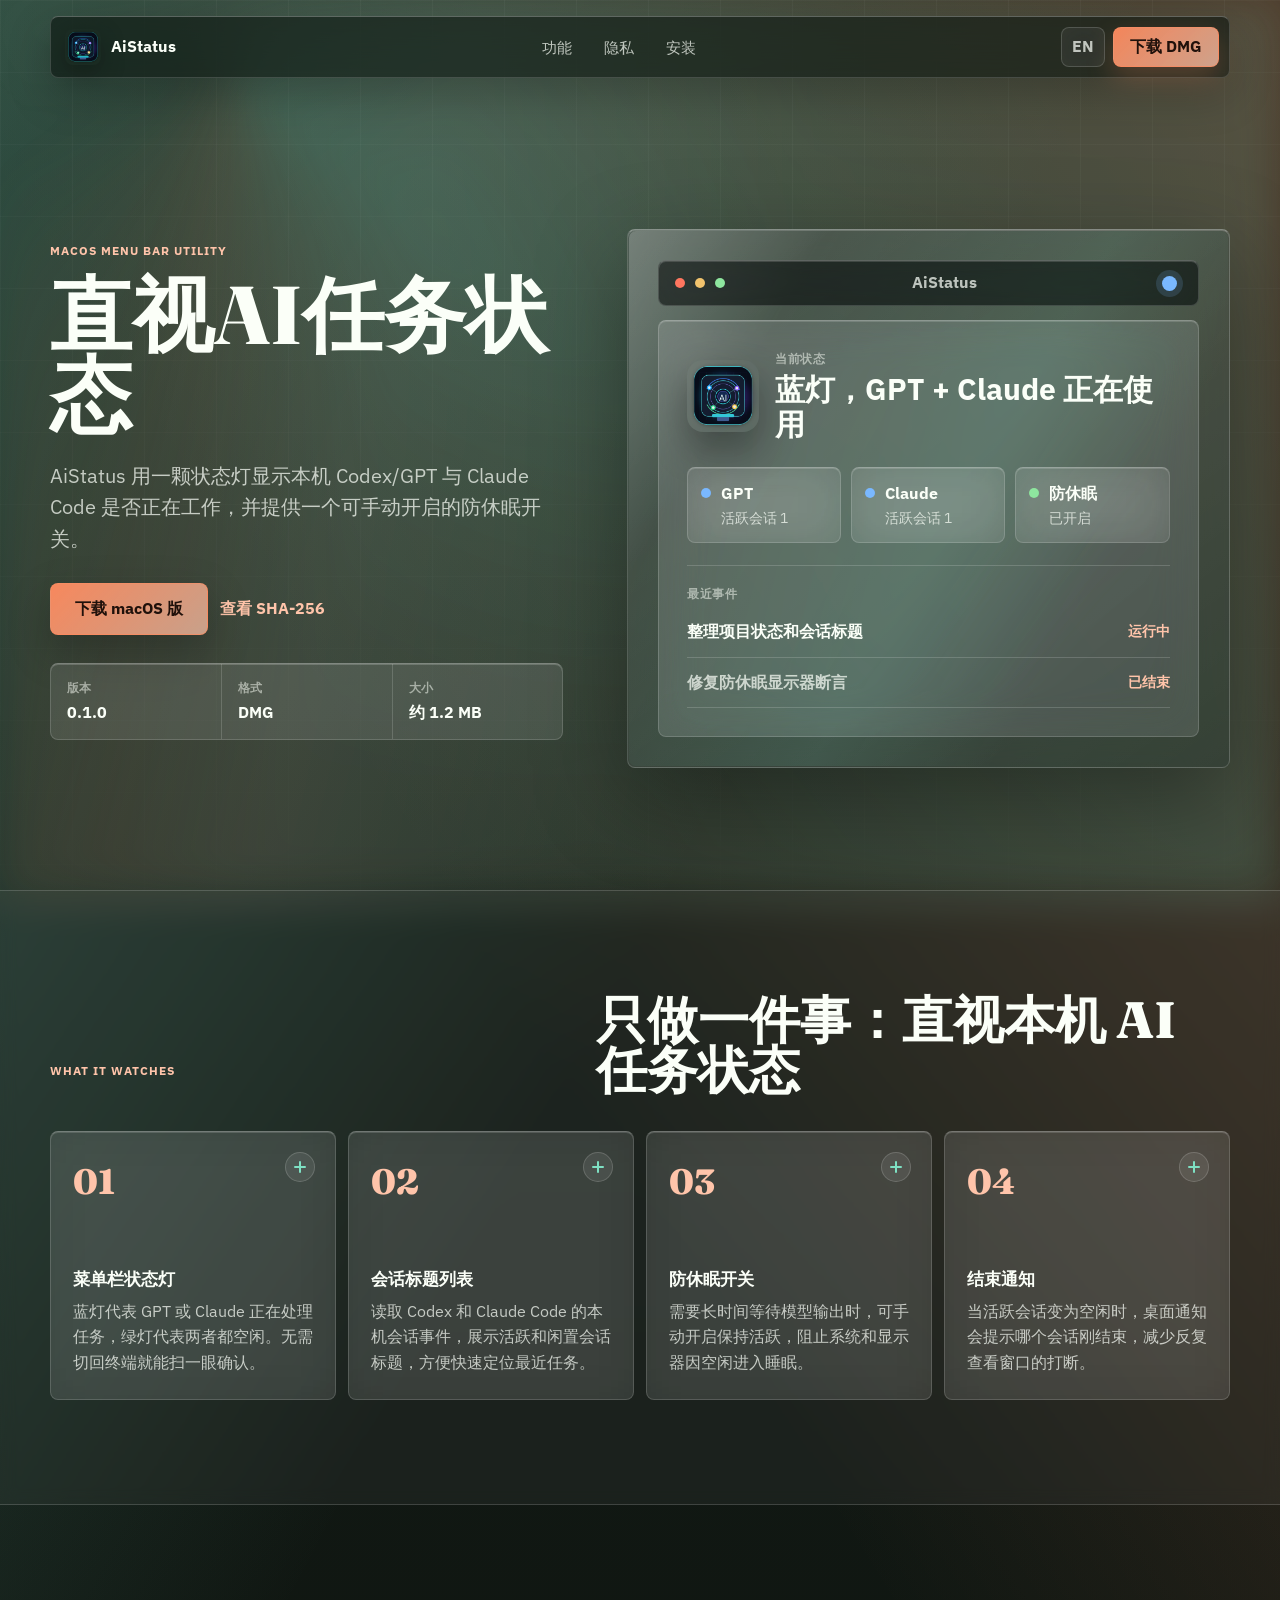
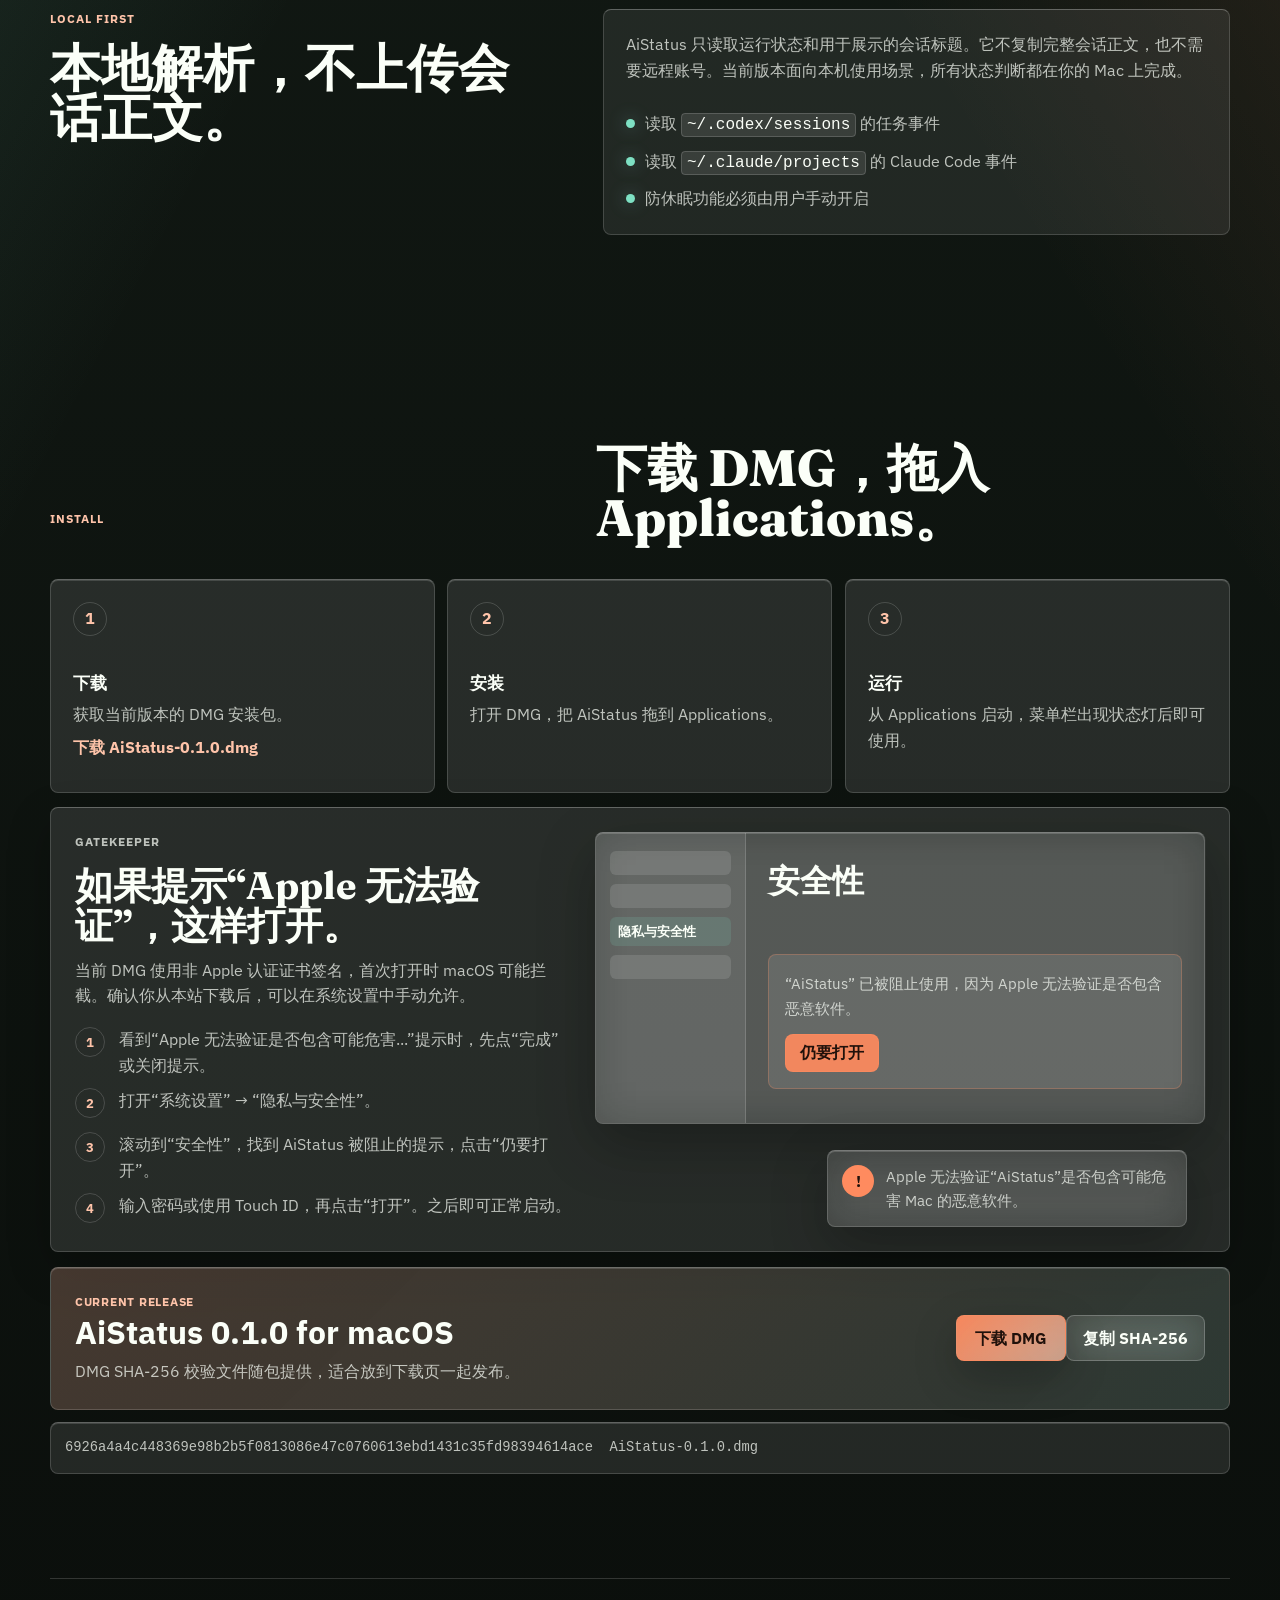
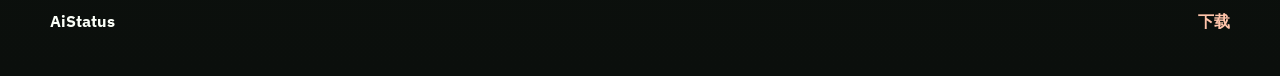
<file: site/index.html>
<!doctype html>
<html lang="zh-CN">
<head>
    <meta charset="utf-8">
    <meta name="viewport" content="width=device-width, initial-scale=1">
    <title>AiStatus - macOS 菜单栏 AI 状态灯</title>
    <meta name="description" content="AiStatus 是一款 macOS 菜单栏工具，用状态灯显示本机 Codex/GPT 和 Claude Code 是否正在处理任务，并提供防休眠开关。">
    <link rel="icon" href="assets/app-icon.png">
    <link rel="preconnect" href="https://fonts.googleapis.com">
    <link rel="preconnect" href="https://fonts.gstatic.com" crossorigin>
    <link href="https://fonts.googleapis.com/css2?family=Fraunces:opsz,wght@9..144,700;9..144,800&family=IBM+Plex+Sans:wght@400;500;600;700&display=swap" rel="stylesheet">
    <link rel="stylesheet" href="styles.css">
</head>
<body>
    <div class="cursor-follower" data-cursor aria-hidden="true">
        <span class="cursor-halo"></span>
        <span class="cursor-core"></span>
    </div>

    <header class="site-header" aria-label="主导航" data-i18n-attr="aria-label:headerAria">
        <a class="brand" href="#top" aria-label="AiStatus 首页" data-i18n-attr="aria-label:brandAria">
            <img src="assets/app-icon.png" alt="" width="36" height="36">
            <span>AiStatus</span>
        </a>
        <nav class="nav-links" aria-label="页面导航" data-i18n-attr="aria-label:navAria">
            <a href="#features" data-i18n="navFeatures">功能</a>
            <a href="#privacy" data-i18n="navPrivacy">隐私</a>
            <a href="#install" data-i18n="navInstall">安装</a>
        </nav>
        <div class="header-actions">
            <button class="language-toggle" type="button" data-lang-toggle aria-label="Switch to English" aria-pressed="false">
                <span data-lang-current>EN</span>
            </button>
            <a class="header-download" href="downloads/AiStatus-0.1.0.dmg" download data-i18n="navDownload">下载 DMG</a>
        </div>
    </header>

    <main id="top">
        <section class="hero" aria-labelledby="hero-title">
            <div class="hero-copy">
                <p class="eyebrow" data-i18n="heroEyebrow">macOS menu bar utility</p>
                <h1 id="hero-title" data-i18n="heroTitle">直视AI任务状态</h1>
                <p class="hero-lede" data-i18n="heroLede">
                    AiStatus 用一颗状态灯显示本机 Codex/GPT 与 Claude Code 是否正在工作，
                    并提供一个可手动开启的防休眠开关。
                </p>
                <div class="hero-actions" aria-label="下载操作" data-i18n-attr="aria-label:downloadActionsAria">
                    <a class="download-button" href="downloads/AiStatus-0.1.0.dmg" download data-i18n="heroDownload">下载 macOS 版</a>
                    <a class="checksum-link" href="downloads/AiStatus-0.1.0.dmg.sha256" data-i18n="heroChecksum">查看 SHA-256</a>
                </div>
                <dl class="release-strip" aria-label="版本信息" data-i18n-attr="aria-label:releaseAria">
                    <div>
                        <dt data-i18n="releaseVersion">版本</dt>
                        <dd>0.1.0</dd>
                    </div>
                    <div>
                        <dt data-i18n="releaseFormat">格式</dt>
                        <dd>DMG</dd>
                    </div>
                    <div>
                        <dt data-i18n="releaseSize">大小</dt>
                        <dd data-i18n="releaseSizeValue">约 1.2 MB</dd>
                    </div>
                </dl>
            </div>

            <div class="product-visual" aria-label="AiStatus 产品预览" data-i18n-attr="aria-label:productAria" data-spring-card>
                <div class="menubar">
                    <span class="window-dot red"></span>
                    <span class="window-dot amber"></span>
                    <span class="window-dot green"></span>
                    <span class="menubar-title">AiStatus</span>
                    <span class="status-dot active" aria-hidden="true"></span>
                </div>
                <div class="status-panel">
                    <div class="panel-head">
                        <img src="assets/app-icon.png" alt="AiStatus 图标" width="72" height="72" data-i18n-attr="alt:iconAlt">
                        <div>
                            <p class="panel-kicker" data-i18n="panelKicker">当前状态</p>
                            <p class="panel-state" data-i18n="panelState">蓝灯，GPT + Claude 正在使用</p>
                        </div>
                    </div>
                    <div class="provider-grid">
                        <div class="provider running">
                            <span class="provider-dot"></span>
                            <div>
                                <strong>GPT</strong>
                                <span data-i18n="activeSessionOne">活跃会话 1</span>
                            </div>
                        </div>
                        <div class="provider running">
                            <span class="provider-dot"></span>
                            <div>
                                <strong>Claude</strong>
                                <span data-i18n="activeSessionOne">活跃会话 1</span>
                            </div>
                        </div>
                        <div class="provider idle">
                            <span class="provider-dot"></span>
                            <div>
                                <strong data-i18n="sleepPrevention">防休眠</strong>
                                <span data-i18n="enabled">已开启</span>
                            </div>
                        </div>
                    </div>
                    <div class="session-list">
                        <p data-i18n="latestEvent">最近事件</p>
                        <div class="session-row">
                            <span data-i18n="sampleRunningTitle">整理项目状态和会话标题</span>
                            <span data-i18n="running">运行中</span>
                        </div>
                        <div class="session-row muted">
                            <span data-i18n="sampleEndedTitle">修复防休眠显示器断言</span>
                            <span data-i18n="ended">已结束</span>
                        </div>
                    </div>
                </div>
            </div>
        </section>

        <section class="section band" id="features" aria-labelledby="features-title">
            <div class="section-heading">
                <p class="eyebrow" data-i18n="featuresEyebrow">What it watches</p>
                <h2 id="features-title" data-i18n="featuresTitle">只做一件事：直视本机 AI 任务状态</h2>
            </div>
            <div class="feature-grid">
                <article class="feature-card" data-expand-card data-spring-card>
                    <button class="feature-card-toggle" type="button" aria-expanded="false" aria-controls="feature-one-detail">
                        <span class="feature-index">01</span>
                        <span class="expand-glyph" aria-hidden="true"></span>
                        <h3 data-i18n="featureOneTitle">菜单栏状态灯</h3>
                        <p data-i18n="featureOneText">蓝灯代表 GPT 或 Claude 正在处理任务，绿灯代表两者都空闲。无需切回终端就能扫一眼确认。</p>
                    </button>
                    <div class="card-expansion" id="feature-one-detail">
                        <div>
                            <p data-i18n="featureOneDetail">状态灯直接贴在菜单栏里，适合在多个窗口之间切换时保留一个持续可见的任务信号。</p>
                        </div>
                    </div>
                </article>
                <article class="feature-card" data-expand-card data-spring-card>
                    <button class="feature-card-toggle" type="button" aria-expanded="false" aria-controls="feature-two-detail">
                        <span class="feature-index">02</span>
                        <span class="expand-glyph" aria-hidden="true"></span>
                        <h3 data-i18n="featureTwoTitle">会话标题列表</h3>
                        <p data-i18n="featureTwoText">读取 Codex 和 Claude Code 的本机会话事件，展示活跃和闲置会话标题，方便快速定位最近任务。</p>
                    </button>
                    <div class="card-expansion" id="feature-two-detail">
                        <div>
                            <p data-i18n="featureTwoDetail">列表把 GPT 与 Claude 的状态放在同一处，减少分别打开终端、日志和编辑器确认进度的来回切换。</p>
                        </div>
                    </div>
                </article>
                <article class="feature-card" data-expand-card data-spring-card>
                    <button class="feature-card-toggle" type="button" aria-expanded="false" aria-controls="feature-three-detail">
                        <span class="feature-index">03</span>
                        <span class="expand-glyph" aria-hidden="true"></span>
                        <h3 data-i18n="featureThreeTitle">防休眠开关</h3>
                        <p data-i18n="featureThreeText">需要长时间等待模型输出时，可手动开启保持活跃，阻止系统和显示器因空闲进入睡眠。</p>
                    </button>
                    <div class="card-expansion" id="feature-three-detail">
                        <div>
                            <p data-i18n="featureThreeDetail">防休眠使用 macOS 电源断言，只有用户手动开启时才生效，适合长时间任务和外接显示器场景。</p>
                        </div>
                    </div>
                </article>
                <article class="feature-card" data-expand-card data-spring-card>
                    <button class="feature-card-toggle" type="button" aria-expanded="false" aria-controls="feature-four-detail">
                        <span class="feature-index">04</span>
                        <span class="expand-glyph" aria-hidden="true"></span>
                        <h3 data-i18n="featureFourTitle">结束通知</h3>
                        <p data-i18n="featureFourText">当活跃会话变为空闲时，桌面通知会提示哪个会话刚结束，减少反复查看窗口的打断。</p>
                    </button>
                    <div class="card-expansion" id="feature-four-detail">
                        <div>
                            <p data-i18n="featureFourDetail">通知只在状态从运行切到空闲时出现，让你能继续做别的事，同时知道哪个 AI 任务刚刚结束。</p>
                        </div>
                    </div>
                </article>
            </div>
        </section>

        <section class="section privacy" id="privacy" aria-labelledby="privacy-title">
            <div>
                <p class="eyebrow" data-i18n="privacyEyebrow">Local first</p>
                <h2 id="privacy-title" data-i18n="privacyTitle">本地解析，不上传会话正文。</h2>
            </div>
            <div class="privacy-copy">
                <p data-i18n="privacyText">
                    AiStatus 只读取运行状态和用于展示的会话标题。它不复制完整会话正文，也不需要远程账号。
                    当前版本面向本机使用场景，所有状态判断都在你的 Mac 上完成。
                </p>
                <ul class="privacy-list">
                    <li><span></span><span data-i18n-html="privacyItemCodex">读取 <code>~/.codex/sessions</code> 的任务事件</span></li>
                    <li><span></span><span data-i18n-html="privacyItemClaude">读取 <code>~/.claude/projects</code> 的 Claude Code 事件</span></li>
                    <li><span></span><span data-i18n="privacyItemSleep">防休眠功能必须由用户手动开启</span></li>
                </ul>
            </div>
        </section>

        <section class="section install" id="install" aria-labelledby="install-title">
            <div class="section-heading">
                <p class="eyebrow" data-i18n="installEyebrow">Install</p>
                <h2 id="install-title" data-i18n="installTitle">下载 DMG，拖入 Applications。</h2>
            </div>
            <div class="install-grid">
                <article class="install-step" data-spring-card>
                    <span>1</span>
                    <h3 data-i18n="installStepOneTitle">下载</h3>
                    <p data-i18n="installStepOneText">获取当前版本的 DMG 安装包。</p>
                    <a href="downloads/AiStatus-0.1.0.dmg" download data-i18n="installStepOneLink">下载 AiStatus-0.1.0.dmg</a>
                </article>
                <article class="install-step" data-spring-card>
                    <span>2</span>
                    <h3 data-i18n="installStepTwoTitle">安装</h3>
                    <p data-i18n="installStepTwoText">打开 DMG，把 AiStatus 拖到 Applications。</p>
                </article>
                <article class="install-step" data-spring-card>
                    <span>3</span>
                    <h3 data-i18n="installStepThreeTitle">运行</h3>
                    <p data-i18n="installStepThreeText">从 Applications 启动，菜单栏出现状态灯后即可使用。</p>
                </article>
            </div>
            <div class="security-help" aria-labelledby="security-help-title" data-spring-card>
                <div class="security-copy">
                    <p class="eyebrow" data-i18n="securityEyebrow">Gatekeeper</p>
                    <h3 id="security-help-title" data-i18n="securityTitle">如果提示“Apple 无法验证”，这样打开。</h3>
                    <p data-i18n="securityIntro">
                        当前 DMG 使用非 Apple 认证证书签名，首次打开时 macOS 可能拦截。确认你从本站下载后，可以在系统设置中手动允许。
                    </p>
                    <ol class="security-steps">
                        <li data-i18n="securityStepOne">看到“Apple 无法验证是否包含可能危害...”提示时，先点“完成”或关闭提示。</li>
                        <li data-i18n="securityStepTwo">打开“系统设置” → “隐私与安全性”。</li>
                        <li data-i18n="securityStepThree">滚动到“安全性”，找到 AiStatus 被阻止的提示，点击“仍要打开”。</li>
                        <li data-i18n="securityStepFour">输入密码或使用 Touch ID，再点击“打开”。之后即可正常启动。</li>
                    </ol>
                </div>
                <div class="settings-visual" aria-hidden="true">
                    <div class="settings-window">
                        <div class="settings-sidebar">
                            <span></span>
                            <span></span>
                            <strong data-i18n="securityVisualPrivacy">隐私与安全性</strong>
                            <span></span>
                        </div>
                        <div class="settings-panel">
                            <div class="settings-title" data-i18n="securityVisualTitle">安全性</div>
                            <div class="gatekeeper-card">
                                <p data-i18n="securityVisualText">“AiStatus” 已被阻止使用，因为 Apple 无法验证是否包含恶意软件。</p>
                                <button type="button" tabindex="-1" data-i18n="securityVisualButton">仍要打开</button>
                            </div>
                        </div>
                    </div>
                    <div class="warning-dialog">
                        <span class="warning-icon">!</span>
                        <p data-i18n="securityVisualWarning">Apple 无法验证“AiStatus”是否包含可能危害 Mac 的恶意软件。</p>
                    </div>
                </div>
            </div>
            <div class="download-panel">
                <div>
                    <p class="panel-label" data-i18n="currentRelease">Current release</p>
                    <h3>AiStatus 0.1.0 for macOS</h3>
                    <p data-i18n="downloadPanelText">DMG SHA-256 校验文件随包提供，适合放到下载页一起发布。</p>
                </div>
                <div class="download-panel-actions">
                    <a class="download-button compact" href="downloads/AiStatus-0.1.0.dmg" download data-i18n="downloadDmg">下载 DMG</a>
                    <button class="copy-button" type="button" data-copy-source="checksum" data-i18n="copySha">复制 SHA-256</button>
                </div>
            </div>
            <pre class="checksum" id="checksum" tabindex="0">6926a4a4c448369e98b2b5f0813086e47c0760613ebd1431c35fd98394614ace  AiStatus-0.1.0.dmg</pre>
        </section>
    </main>

    <footer class="site-footer">
        <span>AiStatus</span>
        <a href="downloads/AiStatus-0.1.0.dmg" download data-i18n="footerDownload">下载</a>
    </footer>

    <script src="script.js"></script>
</body>
</html>
</file>
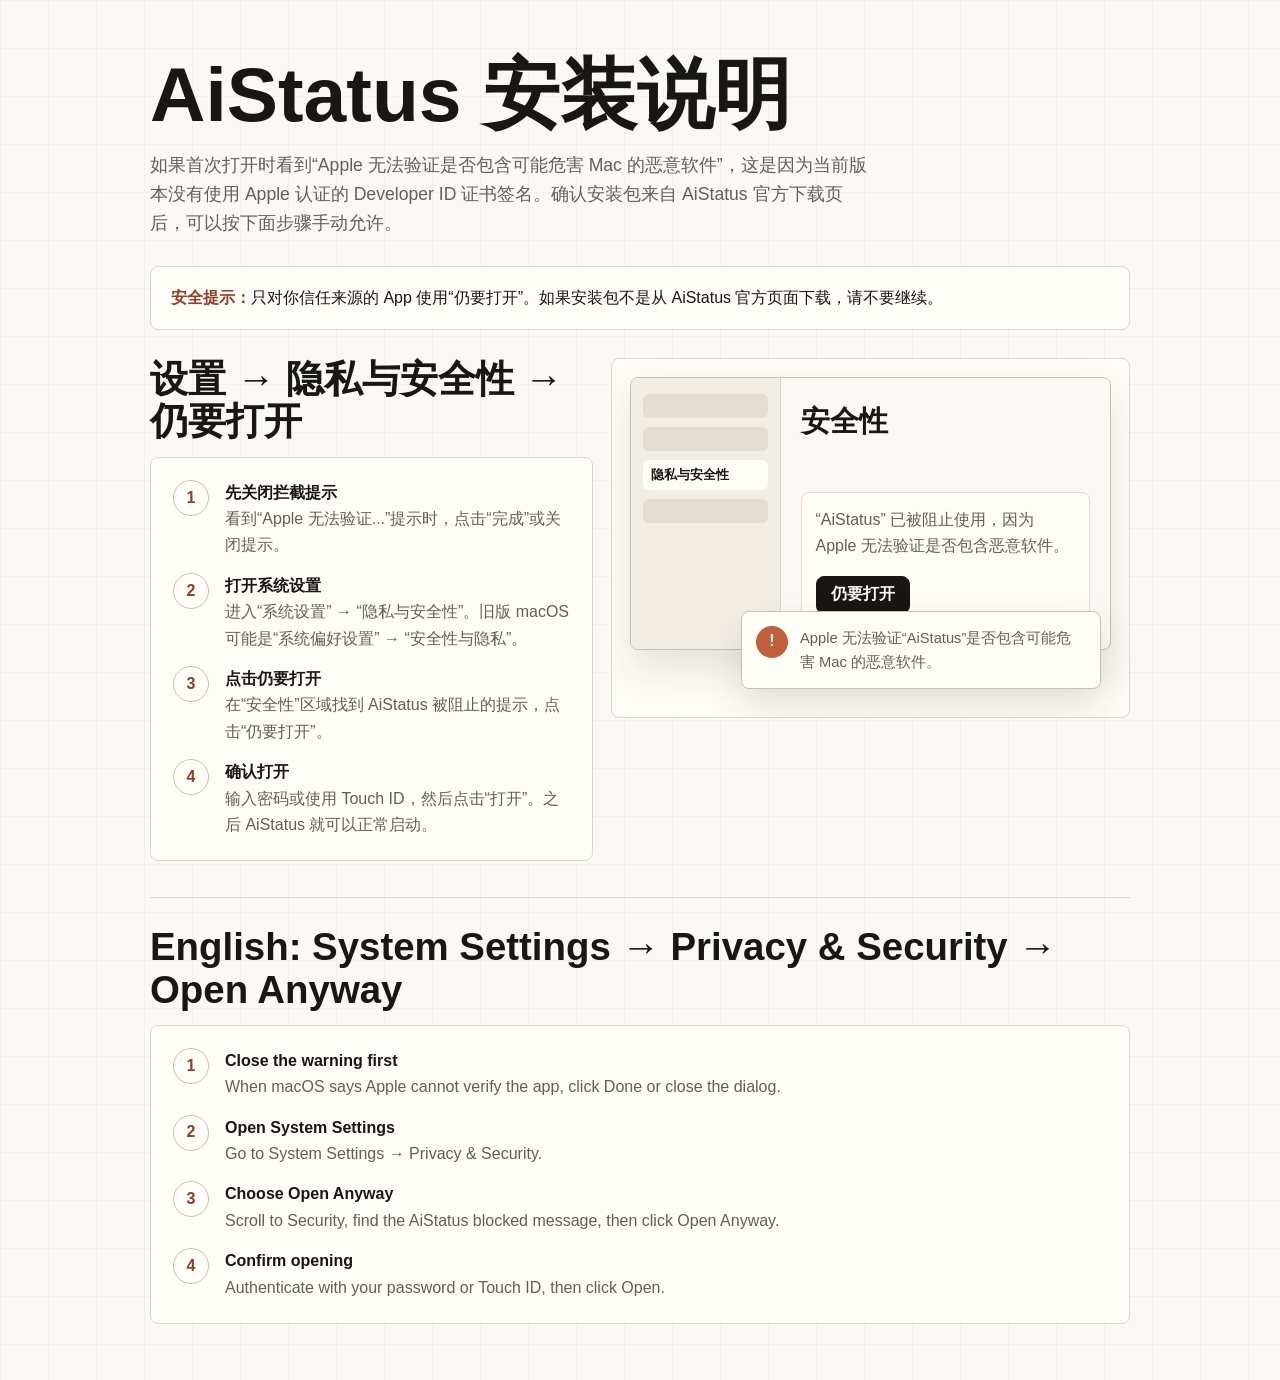
<file: Resources/InstallGuide.html>
<!doctype html>
<html lang="zh-CN">
<head>
    <meta charset="utf-8">
    <meta name="viewport" content="width=device-width, initial-scale=1">
    <title>AiStatus 安装说明</title>
    <style>
        :root {
            --bg: #faf9f5;
            --surface: #fffdf8;
            --surface-strong: #f2eee6;
            --ink: #191715;
            --muted: #635f58;
            --line: #ddd6ca;
            --accent: #c15f3c;
            --accent-dark: #8f3e27;
            --radius: 8px;
        }

        * {
            box-sizing: border-box;
        }

        body {
            margin: 0;
            background:
                linear-gradient(90deg, rgba(25, 23, 21, 0.035) 1px, transparent 1px),
                linear-gradient(180deg, rgba(25, 23, 21, 0.03) 1px, transparent 1px),
                var(--bg);
            background-size: 48px 48px;
            color: var(--ink);
            font-family: -apple-system, BlinkMacSystemFont, "SF Pro Text", "PingFang SC", "Hiragino Sans GB", sans-serif;
            line-height: 1.65;
        }

        main {
            width: min(calc(100% - 32px), 980px);
            margin: 0 auto;
            padding: 56px 0;
        }

        h1,
        h2,
        h3,
        p {
            margin-top: 0;
        }

        h1 {
            max-width: 760px;
            margin-bottom: 18px;
            font-size: clamp(2.4rem, 6vw, 4.8rem);
            line-height: 1;
            letter-spacing: 0;
        }

        h2 {
            margin: 0 0 14px;
            font-size: clamp(1.6rem, 3vw, 2.4rem);
            line-height: 1.1;
        }

        .lede {
            max-width: 720px;
            color: var(--muted);
            font-size: 1.1rem;
        }

        .notice,
        .steps,
        .visual {
            border: 1px solid var(--line);
            border-radius: var(--radius);
            background: var(--surface);
        }

        .notice {
            margin: 28px 0;
            padding: 18px 20px;
        }

        .notice strong {
            color: var(--accent-dark);
        }

        .grid {
            display: grid;
            grid-template-columns: minmax(0, 0.92fr) minmax(360px, 1.08fr);
            gap: 18px;
            align-items: start;
        }

        .steps {
            display: grid;
            gap: 14px;
            margin: 0;
            padding: 22px;
            list-style: none;
            counter-reset: step;
        }

        .steps li {
            position: relative;
            min-height: 42px;
            padding-left: 52px;
            color: var(--muted);
        }

        .steps li::before {
            position: absolute;
            top: 0;
            left: 0;
            display: grid;
            width: 34px;
            height: 34px;
            place-items: center;
            border: 1px solid #c9beb0;
            border-radius: 50%;
            color: var(--accent-dark);
            content: counter(step);
            counter-increment: step;
            font-weight: 800;
        }

        .steps strong {
            display: block;
            color: var(--ink);
        }

        .visual {
            position: relative;
            min-height: 360px;
            overflow: hidden;
            padding: 18px;
        }

        .settings-window {
            display: grid;
            grid-template-columns: 150px 1fr;
            min-height: 260px;
            overflow: hidden;
            border: 1px solid #c9beb0;
            border-radius: var(--radius);
            background: var(--bg);
            box-shadow: 0 18px 42px rgba(38, 29, 20, 0.12);
        }

        .sidebar {
            display: grid;
            gap: 9px;
            align-content: start;
            padding: 16px 12px;
            border-right: 1px solid var(--line);
            background: var(--surface-strong);
        }

        .sidebar span,
        .sidebar strong {
            min-height: 24px;
            border-radius: 6px;
        }

        .sidebar span {
            background: rgba(201, 190, 176, 0.35);
        }

        .sidebar strong {
            padding: 4px 8px;
            background: var(--surface);
            font-size: 0.82rem;
        }

        .panel {
            padding: 20px;
        }

        .panel-title {
            margin-bottom: 46px;
            font-size: 1.8rem;
            font-weight: 800;
        }

        .gatekeeper {
            padding: 14px;
            border: 1px solid #f1d7ca;
            border-radius: var(--radius);
            background: var(--surface);
        }

        .gatekeeper p {
            color: var(--muted);
        }

        .gatekeeper button {
            min-height: 38px;
            padding: 0 14px;
            border: 1px solid var(--ink);
            border-radius: var(--radius);
            background: var(--ink);
            color: var(--surface);
            font: inherit;
            font-weight: 800;
        }

        .dialog {
            position: absolute;
            right: 28px;
            bottom: 28px;
            display: grid;
            grid-template-columns: 34px 1fr;
            gap: 10px;
            width: min(84%, 360px);
            padding: 14px;
            border: 1px solid #c9beb0;
            border-radius: var(--radius);
            background: var(--surface);
            box-shadow: 0 18px 42px rgba(38, 29, 20, 0.12);
        }

        .icon {
            display: grid;
            width: 32px;
            height: 32px;
            place-items: center;
            border-radius: 50%;
            background: var(--accent);
            color: var(--surface);
            font-weight: 800;
        }

        .dialog p {
            margin: 0;
            color: var(--muted);
            font-size: 0.92rem;
        }

        .english {
            margin-top: 36px;
            padding-top: 28px;
            border-top: 1px solid var(--line);
        }

        @media (max-width: 760px) {
            .grid {
                grid-template-columns: 1fr;
            }

            .settings-window {
                grid-template-columns: 1fr;
            }

            .sidebar {
                grid-template-columns: 1fr 1fr;
                border-right: 0;
                border-bottom: 1px solid var(--line);
            }
        }
    </style>
</head>
<body>
    <main>
        <h1>AiStatus 安装说明</h1>
        <p class="lede">如果首次打开时看到“Apple 无法验证是否包含可能危害 Mac 的恶意软件”，这是因为当前版本没有使用 Apple 认证的 Developer ID 证书签名。确认安装包来自 AiStatus 官方下载页后，可以按下面步骤手动允许。</p>

        <div class="notice">
            <strong>安全提示：</strong>只对你信任来源的 App 使用“仍要打开”。如果安装包不是从 AiStatus 官方页面下载，请不要继续。
        </div>

        <section class="grid" aria-labelledby="zh-title">
            <div>
                <h2 id="zh-title">设置 → 隐私与安全性 → 仍要打开</h2>
                <ol class="steps">
                    <li><strong>先关闭拦截提示</strong>看到“Apple 无法验证...”提示时，点击“完成”或关闭提示。</li>
                    <li><strong>打开系统设置</strong>进入“系统设置” → “隐私与安全性”。旧版 macOS 可能是“系统偏好设置” → “安全性与隐私”。</li>
                    <li><strong>点击仍要打开</strong>在“安全性”区域找到 AiStatus 被阻止的提示，点击“仍要打开”。</li>
                    <li><strong>确认打开</strong>输入密码或使用 Touch ID，然后点击“打开”。之后 AiStatus 就可以正常启动。</li>
                </ol>
            </div>

            <div class="visual" aria-label="系统设置图示">
                <div class="settings-window">
                    <div class="sidebar">
                        <span></span>
                        <span></span>
                        <strong>隐私与安全性</strong>
                        <span></span>
                    </div>
                    <div class="panel">
                        <div class="panel-title">安全性</div>
                        <div class="gatekeeper">
                            <p>“AiStatus” 已被阻止使用，因为 Apple 无法验证是否包含恶意软件。</p>
                            <button type="button">仍要打开</button>
                        </div>
                    </div>
                </div>
                <div class="dialog">
                    <span class="icon">!</span>
                    <p>Apple 无法验证“AiStatus”是否包含可能危害 Mac 的恶意软件。</p>
                </div>
            </div>
        </section>

        <section class="english" aria-labelledby="en-title">
            <h2 id="en-title">English: System Settings → Privacy & Security → Open Anyway</h2>
            <ol class="steps">
                <li><strong>Close the warning first</strong>When macOS says Apple cannot verify the app, click Done or close the dialog.</li>
                <li><strong>Open System Settings</strong>Go to System Settings → Privacy & Security.</li>
                <li><strong>Choose Open Anyway</strong>Scroll to Security, find the AiStatus blocked message, then click Open Anyway.</li>
                <li><strong>Confirm opening</strong>Authenticate with your password or Touch ID, then click Open.</li>
            </ol>
        </section>
    </main>
</body>
</html>
</file>
<file: site/styles.css>
:root {
    color-scheme: dark;
    --bg: #111813;
    --bg-ink: #0b0f0c;
    --surface: rgba(248, 255, 247, 0.13);
    --surface-strong: rgba(248, 255, 247, 0.2);
    --surface-faint: rgba(248, 255, 247, 0.08);
    --glass-edge: rgba(255, 255, 255, 0.28);
    --glass-line: rgba(255, 255, 255, 0.16);
    --ink: #fbfff8;
    --ink-muted: rgba(251, 255, 248, 0.72);
    --ink-soft: rgba(251, 255, 248, 0.52);
    --accent: #ff8b5f;
    --accent-dark: #ffc4aa;
    --accent-soft: rgba(255, 139, 95, 0.22);
    --mint: #7ee0c3;
    --blue: #7ab8ff;
    --green: #8ee69f;
    --amber: #f2c36d;
    --shadow: 0 28px 90px rgba(0, 0, 0, 0.34);
    --shadow-soft: 0 16px 44px rgba(0, 0, 0, 0.24);
    --radius: 8px;
    --max: 1180px;
    --font-display: "Fraunces", Georgia, "Times New Roman", serif;
    --font-body: "IBM Plex Sans", "PingFang SC", "Hiragino Sans GB", "Microsoft YaHei", sans-serif;
    --spring: cubic-bezier(0.17, 1.32, 0.29, 1);
}

* {
    box-sizing: border-box;
}

html {
    scroll-behavior: smooth;
}

body {
    min-height: 100vh;
    margin: 0;
    overflow-x: hidden;
    background:
        linear-gradient(118deg, rgba(126, 224, 195, 0.24), transparent 38%),
        linear-gradient(238deg, rgba(255, 139, 95, 0.24), transparent 42%),
        linear-gradient(180deg, #17221b 0%, #111813 42%, #0b0f0c 100%);
    color: var(--ink);
    font-family: var(--font-body);
    line-height: 1.6;
    letter-spacing: 0;
}

body::before,
body::after {
    position: fixed;
    inset: 0;
    z-index: -3;
    pointer-events: none;
    content: "";
}

body::before {
    background:
        linear-gradient(90deg, rgba(255, 255, 255, 0.045) 1px, transparent 1px),
        linear-gradient(180deg, rgba(255, 255, 255, 0.035) 1px, transparent 1px);
    background-size: 72px 72px;
    -webkit-mask-image: linear-gradient(180deg, rgba(0, 0, 0, 0.86), rgba(0, 0, 0, 0.18));
    mask-image: linear-gradient(180deg, rgba(0, 0, 0, 0.86), rgba(0, 0, 0, 0.18));
}

body::after {
    z-index: -2;
    opacity: 0.72;
    background:
        conic-gradient(from 128deg at 18% 8%, rgba(126, 224, 195, 0.26), rgba(255, 139, 95, 0.14), transparent 34%, rgba(251, 255, 248, 0.08), rgba(126, 224, 195, 0.26)),
        linear-gradient(105deg, transparent 14%, rgba(255, 255, 255, 0.075) 32%, transparent 56%);
    filter: blur(22px);
}

a {
    color: inherit;
    text-decoration: none;
}

img {
    display: block;
    max-width: 100%;
}

code,
pre {
    font-family: "SFMono-Regular", Consolas, "Liberation Mono", monospace;
}

button,
a {
    -webkit-tap-highlight-color: transparent;
}

button {
    color: inherit;
}

:focus-visible {
    outline: 3px solid rgba(126, 224, 195, 0.42);
    outline-offset: 4px;
}

.cursor-follower {
    position: fixed;
    left: 0;
    top: 0;
    z-index: 80;
    display: none;
    width: 1px;
    height: 1px;
    pointer-events: none;
    opacity: 0;
    transform: translate3d(-80px, -80px, 0);
    transition: opacity 180ms ease;
}

.cursor-halo,
.cursor-core {
    position: absolute;
    left: 0;
    top: 0;
    border-radius: 50%;
    transform: translate(-50%, -50%);
}

.cursor-halo {
    width: 54px;
    height: 54px;
    border: 1px solid rgba(126, 224, 195, 0.58);
    background: rgba(126, 224, 195, 0.08);
    box-shadow: 0 0 34px rgba(126, 224, 195, 0.2);
    transition: width 260ms var(--spring), height 260ms var(--spring), border-color 220ms ease, background 220ms ease;
}

.cursor-core {
    width: 8px;
    height: 8px;
    background: var(--accent);
    box-shadow: 0 0 20px rgba(255, 139, 95, 0.62);
}

html.cursor-enabled .cursor-follower {
    display: block;
}

html.cursor-ready .cursor-follower {
    opacity: 1;
}

html.cursor-active .cursor-halo {
    width: 76px;
    height: 76px;
    border-color: rgba(255, 139, 95, 0.68);
    background: rgba(255, 139, 95, 0.12);
}

.site-header {
    position: sticky;
    top: 0;
    z-index: 30;
    display: flex;
    align-items: center;
    justify-content: space-between;
    width: min(calc(100% - 32px), var(--max));
    margin: 16px auto 0;
    padding: 10px 10px 10px 14px;
    border: 1px solid var(--glass-line);
    border-top-color: var(--glass-edge);
    border-radius: var(--radius);
    background: rgba(14, 22, 17, 0.62);
    box-shadow: var(--shadow-soft);
    -webkit-backdrop-filter: blur(24px) saturate(1.2);
    backdrop-filter: blur(24px) saturate(1.2);
}

.brand,
.header-actions,
.nav-links,
.hero-actions,
.release-strip,
.panel-head,
.download-panel-actions,
.site-footer {
    display: flex;
    align-items: center;
}

.brand {
    gap: 10px;
    font-weight: 800;
}

.brand img {
    width: 36px;
    height: 36px;
    border-radius: 8px;
    box-shadow: 0 8px 24px rgba(0, 0, 0, 0.26);
}

.nav-links {
    gap: 6px;
    color: var(--ink-muted);
    font-size: 0.95rem;
}

.header-actions {
    gap: 8px;
}

.nav-links a,
.language-toggle,
.header-download,
.checksum-link,
.copy-button,
.install-step a {
    min-height: 40px;
    border-radius: var(--radius);
    transition: background 240ms ease, color 240ms ease, transform 420ms var(--spring), border-color 240ms ease;
}

.nav-links a {
    display: inline-flex;
    align-items: center;
    padding: 0 13px;
}

.nav-links a:hover {
    background: rgba(255, 255, 255, 0.1);
    color: var(--ink);
}

.language-toggle {
    display: inline-flex;
    min-width: 44px;
    align-items: center;
    justify-content: center;
    border: 1px solid var(--glass-line);
    background: rgba(255, 255, 255, 0.08);
    color: var(--ink-muted);
    font: inherit;
    font-weight: 800;
    cursor: pointer;
    -webkit-backdrop-filter: blur(18px);
    backdrop-filter: blur(18px);
}

.language-toggle:hover {
    border-color: rgba(126, 224, 195, 0.42);
    background: rgba(126, 224, 195, 0.12);
    color: var(--ink);
}

.header-download,
.download-button,
.copy-button {
    display: inline-flex;
    align-items: center;
    justify-content: center;
    font: inherit;
    font-weight: 800;
    cursor: pointer;
}

.header-download {
    padding: 0 16px;
    border: 1px solid rgba(255, 139, 95, 0.62);
    background: linear-gradient(135deg, rgba(255, 139, 95, 0.95), rgba(255, 196, 170, 0.78));
    color: #20110b;
    box-shadow: 0 12px 28px rgba(255, 139, 95, 0.22);
}

.header-download:hover,
.download-button:hover,
.copy-button:hover {
    transform: translateY(-2px) scale(1.015);
}

.hero {
    display: grid;
    grid-template-columns: minmax(0, 0.92fr) minmax(430px, 1.08fr);
    gap: clamp(34px, 5vw, 76px);
    width: min(calc(100% - 32px), var(--max));
    min-height: calc(100svh - 88px);
    margin: 0 auto;
    padding: clamp(62px, 8vw, 112px) 0 clamp(44px, 6vw, 74px);
    align-items: center;
}

.hero-copy,
.product-visual,
.section,
.site-footer {
    animation: enter 820ms var(--spring) both;
}

.product-visual {
    animation-delay: 120ms;
}

.eyebrow {
    margin: 0 0 14px;
    color: var(--accent-dark);
    font-size: 0.78rem;
    font-weight: 800;
    letter-spacing: 0.08em;
    text-transform: uppercase;
}

h1,
h2,
h3,
p {
    margin-top: 0;
}

h1,
h2 {
    font-family: var(--font-display);
    font-weight: 800;
    line-height: 0.98;
    letter-spacing: 0;
}

h1 {
    max-width: 640px;
    margin-bottom: 24px;
    font-size: clamp(2.72rem, 6.4vw, 5.25rem);
}

h2 {
    max-width: 780px;
    margin-bottom: 0;
    font-size: clamp(2.05rem, 4vw, 3.75rem);
}

h3 {
    margin-bottom: 8px;
    font-size: 1.08rem;
    line-height: 1.3;
}

html[lang="en"] h1 {
    max-width: 760px;
    font-size: clamp(3rem, 6.2vw, 5.45rem);
}

html[lang="en"] h2 {
    max-width: 820px;
    font-size: clamp(2rem, 3.8vw, 3.65rem);
}

.hero-lede {
    max-width: 600px;
    margin-bottom: 28px;
    color: var(--ink-muted);
    font-size: clamp(1.05rem, 2vw, 1.24rem);
}

.hero-actions {
    flex-wrap: wrap;
    gap: 12px;
    margin-bottom: 28px;
}

.download-button,
.copy-button {
    min-height: 52px;
    border: 1px solid rgba(255, 255, 255, 0.22);
    border-radius: var(--radius);
    background: rgba(255, 255, 255, 0.12);
    color: var(--ink);
    box-shadow: var(--shadow-soft);
    backdrop-filter: blur(18px) saturate(1.2);
}

.download-button {
    padding: 0 24px;
    border-color: rgba(255, 139, 95, 0.62);
    background: linear-gradient(135deg, rgba(255, 139, 95, 0.96), rgba(255, 196, 170, 0.72));
    color: #20110b;
}

.download-button.compact {
    min-height: 46px;
    padding: 0 18px;
}

.checksum-link,
.install-step a {
    display: inline-flex;
    align-items: center;
    color: var(--accent-dark);
    font-weight: 800;
}

.checksum-link:hover,
.install-step a:hover {
    color: var(--mint);
}

.release-strip {
    width: min(100%, 540px);
    align-items: stretch;
    border: 1px solid var(--glass-line);
    border-top-color: var(--glass-edge);
    border-radius: var(--radius);
    background: rgba(255, 255, 255, 0.1);
    -webkit-backdrop-filter: blur(20px) saturate(1.2);
    backdrop-filter: blur(20px) saturate(1.2);
    box-shadow: inset 0 1px 0 rgba(255, 255, 255, 0.18);
}

.release-strip div {
    flex: 1;
    padding: 14px 16px;
}

.release-strip div + div {
    border-left: 1px solid var(--glass-line);
}

.release-strip dt {
    color: var(--ink-soft);
    font-size: 0.78rem;
    font-weight: 800;
}

.release-strip dd {
    margin: 2px 0 0;
    font-weight: 800;
}

[data-spring-card] {
    transform:
        perspective(960px)
        translate3d(var(--spring-x, 0px), var(--spring-y, 0px), 0)
        rotateX(var(--spring-rx, 0deg))
        rotateY(var(--spring-ry, 0deg))
        scale(var(--spring-scale, 1));
    transform-style: preserve-3d;
    will-change: transform;
}

.product-visual {
    position: relative;
    padding: clamp(18px, 3vw, 30px);
    border: 1px solid var(--glass-line);
    border-top-color: rgba(255, 255, 255, 0.38);
    border-radius: var(--radius);
    background:
        linear-gradient(145deg, rgba(255, 255, 255, 0.19), rgba(255, 255, 255, 0.07)),
        rgba(18, 31, 24, 0.56);
    box-shadow: var(--shadow), inset 0 1px 0 rgba(255, 255, 255, 0.2);
    -webkit-backdrop-filter: blur(26px) saturate(1.35);
    backdrop-filter: blur(26px) saturate(1.35);
}

.product-visual::before {
    position: absolute;
    inset: 1px;
    content: "";
    border-radius: calc(var(--radius) - 1px);
    pointer-events: none;
    background: linear-gradient(120deg, rgba(255, 255, 255, 0.22), transparent 22%, rgba(126, 224, 195, 0.12) 54%, transparent 74%);
}

.menubar,
.status-panel,
.provider,
.feature-card,
.install-step,
.security-help,
.download-panel,
.checksum,
.settings-window,
.warning-dialog {
    border: 1px solid var(--glass-line);
    border-top-color: var(--glass-edge);
    border-radius: var(--radius);
    background: rgba(255, 255, 255, 0.1);
    box-shadow: inset 0 1px 0 rgba(255, 255, 255, 0.14);
    -webkit-backdrop-filter: blur(22px) saturate(1.25);
    backdrop-filter: blur(22px) saturate(1.25);
}

.menubar {
    position: relative;
    display: grid;
    grid-template-columns: 12px 12px 12px 1fr 20px;
    gap: 8px;
    align-items: center;
    min-height: 46px;
    padding: 0 16px;
    background: rgba(5, 9, 7, 0.58);
    color: var(--ink);
}

.window-dot {
    width: 10px;
    height: 10px;
    border-radius: 50%;
}

.red {
    background: #ff765f;
}

.amber {
    background: var(--amber);
}

.green {
    background: var(--green);
}

.menubar-title {
    justify-self: center;
    color: var(--ink-muted);
    font-weight: 800;
}

.status-dot,
.provider-dot {
    border-radius: 50%;
    background: var(--blue);
}

.status-dot {
    width: 15px;
    height: 15px;
    box-shadow: 0 0 0 6px rgba(122, 184, 255, 0.16);
}

.status-dot.active {
    animation: pulse 2.4s ease-in-out infinite;
}

.status-panel {
    position: relative;
    margin-top: 14px;
    padding: clamp(18px, 3vw, 28px);
    background: rgba(255, 255, 255, 0.12);
}

.panel-head {
    gap: 16px;
    margin-bottom: 24px;
}

.panel-head img {
    width: 72px;
    height: 72px;
    border-radius: 16px;
    box-shadow: 0 18px 36px rgba(0, 0, 0, 0.3);
}

.panel-kicker,
.panel-label,
.session-list p {
    margin-bottom: 3px;
    color: var(--ink-soft);
    font-size: 0.78rem;
    font-weight: 800;
    letter-spacing: 0.06em;
    text-transform: uppercase;
}

.panel-state {
    margin: 0;
    font-size: clamp(1.28rem, 2.5vw, 1.85rem);
    font-weight: 800;
    line-height: 1.2;
}

.provider-grid {
    display: grid;
    grid-template-columns: repeat(3, 1fr);
    gap: 10px;
    margin-bottom: 22px;
}

.provider {
    display: flex;
    min-width: 0;
    gap: 10px;
    align-items: flex-start;
    padding: 13px;
    background: rgba(255, 255, 255, 0.08);
}

.provider-dot {
    flex: 0 0 auto;
    width: 10px;
    height: 10px;
    margin-top: 7px;
}

.provider.idle .provider-dot {
    background: var(--green);
}

.provider strong,
.provider span {
    display: block;
}

.provider span {
    overflow-wrap: anywhere;
    color: var(--ink-muted);
    font-size: 0.88rem;
}

.session-list {
    padding-top: 18px;
    border-top: 1px solid var(--glass-line);
}

.session-row {
    display: flex;
    gap: 14px;
    justify-content: space-between;
    padding: 12px 0;
    border-bottom: 1px solid var(--glass-line);
}

.session-row span:first-child {
    min-width: 0;
    overflow-wrap: anywhere;
    font-weight: 800;
}

.session-row span:last-child {
    flex: 0 0 auto;
    color: var(--accent-dark);
    font-size: 0.9rem;
    font-weight: 800;
}

.session-row.muted {
    color: var(--ink-muted);
}

.section {
    width: min(calc(100% - 32px), var(--max));
    margin: 0 auto;
    padding: clamp(62px, 9vw, 104px) 0;
}

.band {
    width: 100%;
    max-width: none;
    padding-inline: max(16px, calc((100% - var(--max)) / 2));
    border-top: 1px solid var(--glass-line);
    border-bottom: 1px solid var(--glass-line);
    background: rgba(255, 255, 255, 0.045);
    -webkit-backdrop-filter: blur(8px);
    backdrop-filter: blur(8px);
}

.section-heading {
    display: grid;
    grid-template-columns: 0.9fr 1.1fr;
    gap: 28px;
    align-items: end;
    margin-bottom: 36px;
}

.feature-grid,
.install-grid {
    display: grid;
    gap: 12px;
}

.feature-grid {
    grid-template-columns: repeat(4, minmax(0, 1fr));
    align-items: start;
}

.feature-card,
.install-step {
    overflow: hidden;
    background: rgba(255, 255, 255, 0.105);
}

.feature-card {
    min-height: 260px;
    transition: border-color 260ms ease, background 260ms ease, box-shadow 420ms var(--spring);
}

.feature-card:hover,
.feature-card.is-expanded {
    border-color: rgba(126, 224, 195, 0.38);
    background: rgba(255, 255, 255, 0.16);
    box-shadow: var(--shadow-soft), inset 0 1px 0 rgba(255, 255, 255, 0.2);
}

.feature-card-toggle {
    position: relative;
    display: grid;
    width: 100%;
    min-height: 260px;
    padding: 22px;
    border: 0;
    background: transparent;
    text-align: left;
    font: inherit;
    cursor: pointer;
}

.feature-card-toggle p,
.card-expansion p,
.install-step p,
.download-panel p,
.privacy-copy p {
    margin-bottom: 0;
    color: var(--ink-muted);
}

.feature-index {
    display: block;
    margin-bottom: 58px;
    color: var(--accent-dark);
    font-family: var(--font-display);
    font-size: 2.2rem;
    font-weight: 800;
}

.expand-glyph {
    position: absolute;
    top: 20px;
    right: 20px;
    width: 30px;
    height: 30px;
    border: 1px solid var(--glass-line);
    border-radius: 50%;
    background: rgba(255, 255, 255, 0.08);
}

.expand-glyph::before,
.expand-glyph::after {
    position: absolute;
    left: 50%;
    top: 50%;
    width: 12px;
    height: 2px;
    content: "";
    border-radius: 999px;
    background: var(--mint);
    transform: translate(-50%, -50%);
    transition: transform 380ms var(--spring);
}

.expand-glyph::after {
    transform: translate(-50%, -50%) rotate(90deg);
}

.feature-card.is-expanded .expand-glyph::after {
    transform: translate(-50%, -50%) rotate(0deg);
}

.card-expansion {
    display: grid;
    grid-template-rows: 0fr;
    border-top: 1px solid transparent;
    transition: grid-template-rows 540ms var(--spring), border-color 260ms ease;
}

.card-expansion > div {
    overflow: hidden;
}

.card-expansion p {
    padding: 0 22px 22px;
}

.feature-card.is-expanded .card-expansion {
    grid-template-rows: 1fr;
    border-color: var(--glass-line);
}

.privacy {
    display: grid;
    grid-template-columns: 0.85fr 1.15fr;
    gap: clamp(26px, 7vw, 90px);
    align-items: start;
}

.privacy-copy {
    padding: 22px;
    border: 1px solid var(--glass-line);
    border-top-color: var(--glass-edge);
    border-radius: var(--radius);
    background: rgba(255, 255, 255, 0.08);
    -webkit-backdrop-filter: blur(20px);
    backdrop-filter: blur(20px);
}

.privacy-list {
    display: grid;
    gap: 10px;
    margin: 28px 0 0;
    padding: 0;
    list-style: none;
}

.privacy-list li {
    display: flex;
    gap: 10px;
    align-items: flex-start;
    color: var(--ink-muted);
}

.privacy-list li > span:first-child {
    width: 9px;
    height: 9px;
    margin-top: 8px;
    border-radius: 50%;
    background: var(--mint);
    box-shadow: 0 0 18px rgba(126, 224, 195, 0.42);
    flex: 0 0 auto;
}

.privacy-list li > span:last-child {
    min-width: 0;
    overflow-wrap: anywhere;
}

.privacy-list code {
    padding: 2px 5px;
    border: 1px solid var(--glass-line);
    border-radius: 4px;
    background: rgba(255, 255, 255, 0.1);
    color: var(--ink);
}

.install-grid {
    grid-template-columns: repeat(3, 1fr);
    margin-bottom: 14px;
}

.install-step {
    min-height: 214px;
    padding: 22px;
}

.install-step > span {
    display: grid;
    width: 34px;
    height: 34px;
    margin-bottom: 36px;
    place-items: center;
    border: 1px solid var(--glass-line);
    border-radius: 50%;
    color: var(--accent-dark);
    font-weight: 800;
}

.security-help {
    display: grid;
    grid-template-columns: minmax(0, 0.9fr) minmax(360px, 1.1fr);
    gap: 20px;
    margin: 14px 0;
    padding: 24px;
    background: rgba(255, 255, 255, 0.11);
    box-shadow: var(--shadow-soft);
}

.security-copy h3 {
    max-width: 520px;
    margin-bottom: 12px;
    font-family: var(--font-display);
    font-size: clamp(1.7rem, 3vw, 2.6rem);
    line-height: 1.04;
}

.security-copy p {
    color: var(--ink-muted);
}

.security-steps {
    display: grid;
    gap: 10px;
    margin: 18px 0 0;
    padding: 0;
    list-style: none;
    counter-reset: security-step;
}

.security-steps li {
    position: relative;
    min-height: 34px;
    padding-left: 44px;
    color: var(--ink-muted);
}

.security-steps li::before {
    position: absolute;
    left: 0;
    top: 0;
    display: grid;
    width: 28px;
    height: 28px;
    place-items: center;
    border: 1px solid var(--glass-line);
    border-radius: 50%;
    color: var(--accent-dark);
    content: counter(security-step);
    counter-increment: security-step;
    font-size: 0.82rem;
    font-weight: 800;
}

.settings-visual {
    position: relative;
    min-height: 350px;
}

.settings-window,
.warning-dialog {
    background: rgba(255, 255, 255, 0.12);
    box-shadow: 0 20px 56px rgba(0, 0, 0, 0.28), inset 0 1px 0 rgba(255, 255, 255, 0.16);
}

.settings-window {
    display: grid;
    grid-template-columns: 150px 1fr;
    min-height: 292px;
    overflow: hidden;
}

.settings-sidebar {
    display: grid;
    gap: 9px;
    align-content: start;
    padding: 18px 14px;
    border-right: 1px solid var(--glass-line);
    background: rgba(255, 255, 255, 0.08);
}

.settings-sidebar span,
.settings-sidebar strong {
    display: block;
    min-height: 24px;
    border-radius: 6px;
}

.settings-sidebar span {
    background: rgba(255, 255, 255, 0.12);
}

.settings-sidebar strong {
    padding: 4px 8px;
    background: rgba(126, 224, 195, 0.14);
    color: var(--ink);
    font-size: 0.82rem;
}

.settings-panel {
    padding: 22px;
}

.settings-title {
    margin-bottom: 48px;
    font-family: var(--font-display);
    font-size: 2rem;
    font-weight: 800;
}

.gatekeeper-card {
    padding: 16px;
    border: 1px solid rgba(255, 139, 95, 0.28);
    border-radius: var(--radius);
    background: rgba(255, 255, 255, 0.1);
}

.gatekeeper-card p {
    margin-bottom: 14px;
    color: var(--ink-muted);
    font-size: 0.95rem;
}

.gatekeeper-card button {
    min-height: 38px;
    padding: 0 14px;
    border: 1px solid rgba(255, 139, 95, 0.58);
    border-radius: var(--radius);
    background: rgba(255, 139, 95, 0.92);
    color: #20110b;
    font: inherit;
    font-weight: 800;
}

.warning-dialog {
    position: absolute;
    right: 18px;
    bottom: 0;
    display: grid;
    grid-template-columns: 34px 1fr;
    gap: 10px;
    width: min(86%, 360px);
    padding: 14px;
}

.warning-icon {
    display: grid;
    width: 32px;
    height: 32px;
    place-items: center;
    border-radius: 50%;
    background: var(--accent);
    color: #20110b;
    font-weight: 800;
}

.warning-dialog p {
    margin: 0;
    color: var(--ink-muted);
    font-size: 0.92rem;
}

.download-panel {
    display: flex;
    gap: 18px;
    align-items: center;
    justify-content: space-between;
    padding: 24px;
    background:
        linear-gradient(135deg, rgba(255, 139, 95, 0.14), rgba(126, 224, 195, 0.08)),
        rgba(255, 255, 255, 0.11);
    color: var(--ink);
}

.download-panel h3 {
    margin-bottom: 6px;
    font-size: clamp(1.35rem, 3vw, 2rem);
}

.download-panel .panel-label {
    color: var(--accent-dark);
}

.download-panel .download-button {
    border-color: rgba(255, 139, 95, 0.62);
    background: linear-gradient(135deg, rgba(255, 139, 95, 0.96), rgba(255, 196, 170, 0.72));
    color: #20110b;
}

.copy-button {
    min-height: 46px;
    padding: 0 16px;
    background: rgba(255, 255, 255, 0.08);
    color: var(--ink);
    box-shadow: none;
}

.copy-button.is-copied {
    border-color: rgba(126, 224, 195, 0.42);
    background: rgba(126, 224, 195, 0.14);
}

.checksum {
    overflow-x: auto;
    margin: 12px 0 0;
    padding: 14px;
    color: var(--ink-muted);
    font-size: 0.86rem;
    white-space: pre;
}

.site-footer {
    justify-content: space-between;
    width: min(calc(100% - 32px), var(--max));
    margin: 0 auto;
    padding: 30px 0 42px;
    border-top: 1px solid var(--glass-line);
    color: var(--ink-muted);
}

.site-footer span {
    color: var(--ink);
    font-weight: 800;
}

.site-footer a {
    color: var(--accent-dark);
    font-weight: 800;
}

.reveal {
    opacity: 0;
    translate: 0 18px;
    transition: opacity 640ms ease, translate 760ms var(--spring);
}

.reveal.is-visible {
    opacity: 1;
    translate: 0 0;
}

@keyframes enter {
    from {
        opacity: 0;
        transform: translateY(20px) scale(0.985);
        filter: blur(10px);
    }
    to {
        opacity: 1;
        transform: translateY(0) scale(1);
        filter: blur(0);
    }
}

@keyframes pulse {
    0%,
    100% {
        box-shadow: 0 0 0 5px rgba(122, 184, 255, 0.16);
    }
    50% {
        box-shadow: 0 0 0 12px rgba(122, 184, 255, 0);
    }
}

@media (max-width: 980px) {
    .site-header {
        width: min(calc(100% - 20px), var(--max));
    }

    .hero,
    .section {
        width: min(calc(100% - 28px), var(--max));
    }

    .hero {
        grid-template-columns: 1fr;
        min-height: auto;
        padding-top: 58px;
    }

    .product-visual {
        max-width: 720px;
    }

    .section-heading,
    .privacy,
    .feature-grid {
        grid-template-columns: 1fr 1fr;
    }

    .install-grid {
        grid-template-columns: 1fr;
    }

    .security-help {
        grid-template-columns: 1fr;
    }
}

@media (max-width: 720px) {
    .site-header {
        align-items: stretch;
        gap: 10px;
        flex-wrap: wrap;
    }

    .nav-links {
        order: 3;
        width: 100%;
        justify-content: space-between;
    }

    .header-actions {
        gap: 8px;
    }

    .language-toggle,
    .header-download {
        min-height: 36px;
    }

    h1 {
        font-size: clamp(2.65rem, 12vw, 3.6rem);
    }

    h2,
    html[lang="en"] h2 {
        font-size: clamp(2rem, 8vw, 3.2rem);
    }

    html[lang="en"] h1 {
        font-size: clamp(2.75rem, 11vw, 3.65rem);
    }

    .release-strip,
    .provider-grid,
    .section-heading,
    .privacy,
    .feature-grid {
        grid-template-columns: 1fr;
    }

    .release-strip {
        display: grid;
    }

    .release-strip div + div {
        border-top: 1px solid var(--glass-line);
        border-left: 0;
    }

    .download-panel {
        align-items: stretch;
        flex-direction: column;
    }

    .security-help {
        padding: 18px;
    }

    .settings-visual {
        min-height: 390px;
    }

    .settings-window {
        grid-template-columns: 1fr;
    }

    .settings-sidebar {
        grid-template-columns: 1fr 1fr;
        border-right: 0;
        border-bottom: 1px solid var(--glass-line);
    }

    .settings-title {
        margin-bottom: 22px;
    }

    .warning-dialog {
        right: 10px;
        width: calc(100% - 20px);
    }

    .download-panel-actions {
        align-items: stretch;
        flex-direction: column;
    }

    .download-panel-actions > * {
        width: 100%;
    }

    .session-row {
        align-items: flex-start;
        flex-direction: column;
        gap: 4px;
    }
}

@media (pointer: coarse) {
    .cursor-follower {
        display: none;
    }
}

@media (prefers-reduced-motion: reduce) {
    *,
    *::before,
    *::after {
        scroll-behavior: auto !important;
        animation-duration: 0.001ms !important;
        animation-iteration-count: 1 !important;
        transition-duration: 0.001ms !important;
    }

    [data-spring-card] {
        transform: none !important;
    }
}
</file>
